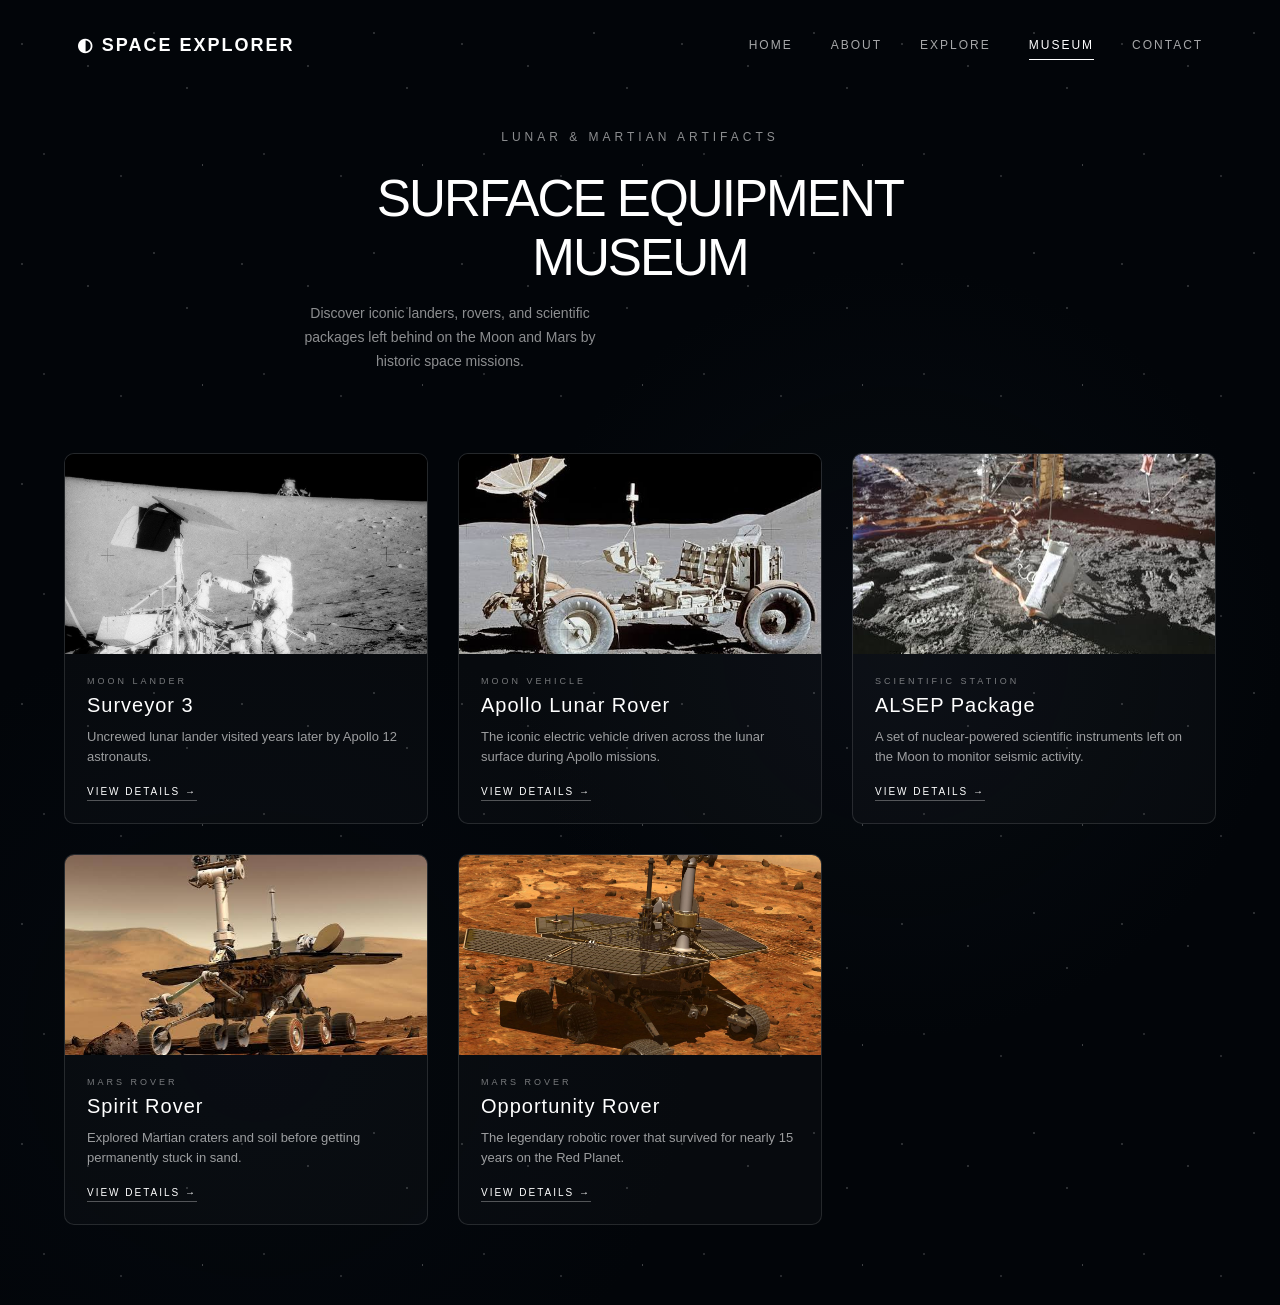
<file: museum.html>
<!DOCTYPE html>
<html lang="en">

<head>
    <meta charset="UTF-8">
    <meta name="viewport" content="width=device-width, initial-scale=1.0">
    <title>Museum | Space Explorer</title>
    <link rel="stylesheet" href="style.css">
</head>

<body>

    <div class="space museum-page">

        <!-- ================= HEADER ================= -->
        <header>
            <div class="logo">
                ◐ SPACE EXPLORER
            </div>

            <nav>
                <a href="index.html">HOME</a>
                <a href="about.html">ABOUT</a>
                <a href="explore.html">EXPLORE</a>
                <a href="museum.html" class="active">MUSEUM</a>
                <a href="contact.html">CONTACT</a>
            </nav>
        </header>

        <!-- ================= MAIN CONTENT ================= -->
        <main class="museum-main">

            <div class="museum-heading">
                <p class="eyebrow">LUNAR & MARTIAN ARTIFACTS</p>
                <h1>SURFACE EQUIPMENT MUSEUM</h1>
                <p class="description">
                    Discover iconic landers, rovers, and scientific packages left behind on the Moon and Mars by historic space missions.
                </p>
            </div>

            <!-- CARDS GRID (5 ITEMS) -->
            <div class="artifact-grid" id="artifactGrid">

                <!-- Artifact 1: Surveyor 3 (Moon) -->
                <div class="artifact-card" data-id="surveyor3">
                    <div class="artifact-img-box">
                        <img src="surveyor3.jpg" alt="Surveyor 3">
                    </div>
                    <div class="artifact-info">
                        <span class="artifact-tag">MOON LANDER</span>
                        <h2>Surveyor 3</h2>
                        <p class="artifact-snippet">Uncrewed lunar lander visited years later by Apollo 12 astronauts.</p>
                        <span class="explore-link">VIEW DETAILS →</span>
                    </div>
                </div>

                <!-- Artifact 2: Apollo Lunar Rover (Moon) -->
                <div class="artifact-card" data-id="lunarrover">
                    <div class="artifact-img-box">
                        <img src="lunarrover.jpg" alt="Apollo Lunar Rover">
                    </div>
                    <div class="artifact-info">
                        <span class="artifact-tag">MOON VEHICLE</span>
                        <h2>Apollo Lunar Rover</h2>
                        <p class="artifact-snippet">The iconic electric vehicle driven across the lunar surface during Apollo missions.</p>
                        <span class="explore-link">VIEW DETAILS →</span>
                    </div>
                </div>

                <!-- Artifact 3: ALSEP (Moon) -->
                <div class="artifact-card" data-id="alsep">
                    <div class="artifact-img-box">
                        <img src="alsep.jpg" alt="ALSEP Package">
                    </div>
                    <div class="artifact-info">
                        <span class="artifact-tag">SCIENTIFIC STATION</span>
                        <h2>ALSEP Package</h2>
                        <p class="artifact-snippet">A set of nuclear-powered scientific instruments left on the Moon to monitor seismic activity.</p>
                        <span class="explore-link">VIEW DETAILS →</span>
                    </div>
                </div>

                <!-- Artifact 4: Spirit Rover (Mars) -->
                <div class="artifact-card" data-id="spirit">
                    <div class="artifact-img-box">
                        <img src="spirit.jpg" alt="Spirit Rover">
                    </div>
                    <div class="artifact-info">
                        <span class="artifact-tag">MARS ROVER</span>
                        <h2>Spirit Rover</h2>
                        <p class="artifact-snippet">Explored Martian craters and soil before getting permanently stuck in sand.</p>
                        <span class="explore-link">VIEW DETAILS →</span>
                    </div>
                </div>

                <!-- Artifact 5: Opportunity Rover (Mars) -->
                <div class="artifact-card" data-id="opportunity">
                    <div class="artifact-img-box">
                        <img src="opportunity.jpg" alt="Opportunity Rover">
                    </div>
                    <div class="artifact-info">
                        <span class="artifact-tag">MARS ROVER</span>
                        <h2>Opportunity Rover</h2>
                        <p class="artifact-snippet">The legendary robotic rover that survived for nearly 15 years on the Red Planet.</p>
                        <span class="explore-link">VIEW DETAILS →</span>
                    </div>
                </div>

            </div>

        </main>

        <!-- DETAILED MODAL -->
        <div class="artifact-modal" id="artifactModal">
            <div class="modal-content">
                <button class="close-modal" id="closeModal">&times;</button>
                <div class="modal-body" id="modalBody">
                    <!-- Dynamic content injected via JS -->
                </div>
            </div>
        </div>

    </div>

    <script src="museum.js"></script>
</body>

</html>
</file>
<file: style.css>
/* =========================================
   RESET
========================================= */

* {
    margin: 0;
    padding: 0;
    box-sizing: border-box;
}


/* =========================================
   BODY
========================================= */

body {
    background: #020509;
    color: white;
    font-family:
        Arial,
        Helvetica,
        sans-serif;

    min-height: 100vh;

    /* Allow vertical scrolling */
    overflow-x: hidden;
    overflow-y: auto;
}


/* =========================================
   MAIN SPACE
========================================= */

.space {
    position: relative;

    width: 100%;
    min-height: 100vh;

    overflow: hidden;

    background:
        radial-gradient(
            circle at 70% 50%,
            rgba(30, 40, 55, 0.18),
            transparent 35%
        ),

        radial-gradient(
            circle at 20% 80%,
            rgba(20, 30, 50, 0.12),
            transparent 30%
        ),

        #020509;
}


/* =========================================
   STARS
========================================= */

.space::before {
    content: "";

    position: absolute;

    inset: 0;

    pointer-events: none;

    background-image:

        radial-gradient(
            1px 1px at 10% 20%,
            rgba(255,255,255,0.8),
            transparent
        ),

        radial-gradient(
            1px 1px at 20% 70%,
            rgba(255,255,255,0.7),
            transparent
        ),

        radial-gradient(
            1px 1px at 40% 30%,
            rgba(255,255,255,0.8),
            transparent
        ),

        radial-gradient(
            1px 1px at 55% 80%,
            rgba(255,255,255,0.7),
            transparent
        ),

        radial-gradient(
            1px 1px at 70% 15%,
            rgba(255,255,255,0.8),
            transparent
        ),

        radial-gradient(
            1px 1px at 85% 40%,
            rgba(255,255,255,0.8),
            transparent
        ),

        radial-gradient(
            1px 1px at 92% 75%,
            rgba(255,255,255,0.7),
            transparent
        );

    background-size: 220px 220px;

    opacity: 0.7;

    z-index: 0;
}


/* =========================================
   HEADER
========================================= */

header {
    position: relative;

    z-index: 10;

    height: 90px;

    display: flex;

    align-items: center;

    justify-content: space-between;

    padding: 0 6vw;
}


/* =========================================
   LOGO
========================================= */

.logo {
    font-size: 18px;

    font-weight: 600;

    letter-spacing: 2px;

    white-space: nowrap;
}


/* =========================================
   NAVIGATION
========================================= */

nav {
    display: flex;

    align-items: center;

    gap: 38px;
}


nav a {
    position: relative;

    text-decoration: none;

    color:
        rgba(255,255,255,0.65);

    font-size: 12px;

    letter-spacing: 2px;

    transition: 0.3s;
}


nav a:hover {
    color: white;
}


nav a.active {
    color: white;
}


nav a.active::after {
    content: "";

    position: absolute;

    left: 0;
    right: 0;

    bottom: -8px;

    height: 1px;

    background: white;
}


/* =========================================
   MAIN
========================================= */

main {
    position: relative;

    z-index: 2;

    min-height:
        calc(100vh - 90px);

    display: flex;

    align-items: center;
}


/* =========================================
   HERO CONTENT
========================================= */

.hero-content {
    position: relative;

    z-index: 5;

    margin-left: 7vw;

    width: 470px;
}


/* =========================================
   EYEBROW
========================================= */

.eyebrow {
    font-size: 12px;

    letter-spacing: 4px;

    color:
        rgba(255,255,255,0.55);

    margin-bottom: 25px;
}


/* =========================================
   TITLE
========================================= */

.hero-content h1 {
    font-size:
        clamp(
            55px,
            6vw,
            95px
        );

    line-height: 0.88;

    font-weight: 300;

    letter-spacing: -3px;

    margin-bottom: 30px;
}


/* =========================================
   DESCRIPTION
========================================= */

.description {
    width: 320px;

    font-size: 14px;

    line-height: 1.7;

    color:
        rgba(255,255,255,0.55);

    margin-bottom: 35px;
}


/* =========================================
   START BUTTON
========================================= */

#startBtn {
    border: 1px solid
        rgba(255,255,255,0.4);

    background:
        rgba(255,255,255,0.04);

    color: white;

    padding: 15px 22px;

    min-width: 190px;

    font-size: 11px;

    letter-spacing: 2px;

    cursor: pointer;

    transition: 0.3s;
}


#startBtn span {
    margin-left: 15px;

    font-size: 17px;
}


#startBtn:hover {
    background: white;

    color: #020509;
}


/* =========================================
   3D MOON WRAPPER
========================================= */

.moon-wrapper {
    position: absolute;

    right: -8vw;

    top: 50%;

    transform:
        translateY(-50%);

    width:
        min(65vw, 850px);

    height:
        min(65vw, 850px);

    z-index: 2;

    pointer-events: none;
}


/* =========================================
   THREE.JS MOON
========================================= */

#moon3d {
    width: 100%;

    height: 100%;

    position: relative;
}


#moon3d canvas {
    display: block;

    width: 100%;

    height: 100%;
}


/* =========================================
   EXPLORE PAGE
========================================= */

.explore-main {
    position: relative;

    display: flex;

    flex-direction: column;

    align-items: center;

    justify-content: flex-start;

    min-height:
        calc(100vh - 90px);

    padding-top: 35px;

    padding-bottom: 50px;

    overflow: visible;
}


/* =========================================
   EXPLORE HEADING
========================================= */

.explore-heading {
    position: relative;

    z-index: 5;

    text-align: center;

    max-width: 650px;

    margin-bottom: 25px;
}


.explore-heading .eyebrow {
    margin-bottom: 15px;
}


.explore-heading h1 {
    font-size:
        clamp(
            45px,
            5vw,
            70px
        );

    line-height: 0.9;

    font-weight: 300;

    letter-spacing: -2px;

    margin-bottom: 18px;
}


.explore-heading .description {
    width: auto;

    max-width: 480px;

    margin: 0 auto;

    font-size: 13px;
}


/* =========================================
   DESTINATIONS
========================================= */

.destinations {
    width: 90%;

    max-width: 1050px;

    display: grid;

    grid-template-columns:
        repeat(2, 1fr);

    gap: 35px;

    margin-top: 5px;

    padding-bottom: 30px;
}


/* =========================================
   PLANET CARD
========================================= */

.planet-card {
    position: relative;

    height: 390px;

    border: 1px solid
        rgba(255,255,255,0.12);

    background:
        rgba(255,255,255,0.025);

    text-decoration: none;

    color: white;

    overflow: hidden;

    transition:
        border-color 0.3s,
        background 0.3s,
        transform 0.3s;
}


.planet-card:hover {
    border-color:
        rgba(255,255,255,0.35);

    background:
        rgba(255,255,255,0.05);

    transform:
        translateY(-4px);
}


/* =========================================
   PLANET VIEW
========================================= */

.planet-view {
    position: absolute;

    top: 0;

    left: 0;

    right: 0;

    height: 285px;

    overflow: hidden;
}


.planet-canvas {
    width: 100%;

    height: 100%;

    position: relative;
}


.planet-canvas canvas {
    display: block;

    width: 100%;

    height: 100%;
}


/* =========================================
   PLANET INFORMATION
========================================= */

.planet-info {
    position: absolute;

    left: 30px;

    right: 30px;

    bottom: 25px;

    z-index: 5;
}


.planet-info p {
    font-size: 9px;

    letter-spacing: 3px;

    color:
        rgba(255,255,255,0.4);

    margin-bottom: 8px;
}


.planet-info h2 {
    font-size: 28px;

    font-weight: 300;

    letter-spacing: 2px;

    margin-bottom: 8px;
}


.planet-info span {
    font-size: 10px;

    letter-spacing: 2px;

    color:
        rgba(255,255,255,0.65);

    transition: 0.3s;
}


.planet-card:hover
.planet-info span {
    color: white;
}


/* =========================================
   ABOUT PAGE
========================================= */

.about-content {
    position: relative;

    width: 100%;

    min-height:
        calc(100vh - 90px);

    display: flex;

    align-items: center;

    padding: 0 8vw;
}


.about-label {
    position: absolute;

    left: 8vw;

    top: 22%;

    font-size: 11px;

    letter-spacing: 4px;

    color:
        rgba(255,255,255,0.45);
}


.about-text {
    margin-top: 50px;

    max-width: 650px;
}


.about-text h1 {
    font-size:
        clamp(
            55px,
            7vw,
            100px
        );

    line-height: 0.88;

    font-weight: 300;

    letter-spacing: -3px;

    margin-bottom: 35px;
}


.about-text p {
    font-size: 15px;

    line-height: 1.7;

    color:
        rgba(255,255,255,0.55);

    max-width: 350px;
}


/* =========================================
   CONTACT PAGE
========================================= */

.contact-content {
    width: 100%;

    min-height:
        calc(100vh - 90px);

    display: flex;

    align-items: center;

    justify-content: space-between;

    padding: 0 10vw;
}


.contact-heading {
    width: 45%;
}


.contact-heading h1 {
    font-size:
        clamp(
            55px,
            7vw,
            100px
        );

    line-height: 0.88;

    font-weight: 300;

    letter-spacing: -3px;
}


#contactForm {
    width: 420px;

    display: flex;

    flex-direction: column;

    gap: 15px;
}


#contactForm input,
#contactForm textarea {
    width: 100%;

    border: 1px solid
        rgba(255,255,255,0.18);

    background:
        rgba(255,255,255,0.03);

    color: white;

    padding: 15px;

    outline: none;

    font-family:
        Arial,
        Helvetica,
        sans-serif;

    font-size: 11px;

    letter-spacing: 1px;

    transition: 0.3s;
}


#contactForm input {
    height: 50px;
}


#contactForm textarea {
    resize: none;

    min-height: 130px;
}


#contactForm input:focus,
#contactForm textarea:focus {
    border-color:
        rgba(255,255,255,0.55);
}


#contactForm input::placeholder,
#contactForm textarea::placeholder {
    color:
        rgba(255,255,255,0.35);
}


#contactForm button {
    align-self: flex-start;

    border: 1px solid
        rgba(255,255,255,0.4);

    background:
        rgba(255,255,255,0.04);

    color: white;

    padding: 15px 22px;

    font-size: 10px;

    letter-spacing: 2px;

    cursor: pointer;

    transition: 0.3s;
}


#contactForm button:hover {
    background: white;

    color: #020509;
}


/* =========================================
   SCROLL
========================================= */

.scroll {
    position: absolute;

    bottom: 35px;

    left: 6vw;

    z-index: 10;

    display: flex;

    align-items: center;

    gap: 12px;

    font-size: 9px;

    letter-spacing: 3px;

    color:
        rgba(255,255,255,0.4);
}


.scroll span {
    display: block;

    width: 1px;

    height: 35px;

    background:
        rgba(255,255,255,0.5);
}


/* =========================================
   RESPONSIVE
========================================= */

@media (max-width: 1000px) {

    .moon-wrapper {
        right: -20vw;

        width: 650px;

        height: 650px;
    }


    .destinations {
        gap: 20px;
    }


    .contact-content {
        padding: 0 6vw;
    }

}


/* =========================================
   TABLET
========================================= */

@media (max-width: 800px) {

    nav {
        gap: 15px;
    }


    .hero-content {
        margin-left: 5vw;

        width: 400px;
    }


    .hero-content h1 {
        font-size: 55px;
    }


    .moon-wrapper {
        width: 500px;

        height: 500px;

        right: -250px;

        opacity: 0.5;
    }


    .destinations {
        grid-template-columns: 1fr;

        max-width: 500px;

        gap: 25px;
    }


    .planet-card {
        height: 350px;
    }


    .explore-main {
        padding-top: 20px;

        padding-bottom: 50px;

        min-height: auto;
    }


    .contact-content {
        flex-direction: column;

        align-items: flex-start;

        justify-content: center;

        gap: 35px;
    }


    .contact-heading {
        width: 100%;
    }


    #contactForm {
        width: 100%;

        max-width: 500px;
    }

}


/* =========================================
   MOBILE
========================================= */

@media (max-width: 600px) {

    /* -------------------------------------
       BODY
    ------------------------------------- */

    body {
        overflow-x: hidden;

        overflow-y: auto;

        min-height: 100vh;
    }


    /* -------------------------------------
       HEADER
    ------------------------------------- */

    header {
        padding: 0 5vw;

        height: 75px;
    }


    .logo {
        font-size: 14px;
    }


    nav {
        display: none;
    }


    /* -------------------------------------
       HOME
    ------------------------------------- */

    .hero-content {
        margin-left: 7vw;

        width: 80%;
    }


    .hero-content h1 {
        font-size: 48px;
    }


    .moon-wrapper {
        width: 420px;

        height: 420px;

        right: -210px;

        opacity: 0.35;
    }


    /* -------------------------------------
       EXPLORE
    ------------------------------------- */

    .explore-main {

        min-height: auto;

        height: auto;

        padding-top: 20px;

        padding-bottom: 60px;

        overflow: visible;

        width: 100%;
    }


    .explore-heading {

        width: 90%;

        max-width: 650px;

        margin-bottom: 30px;
    }


    .explore-heading h1 {

        font-size: 45px;

        line-height: 0.9;
    }


    .explore-heading .description {

        width: 100%;

        max-width: 480px;

        font-size: 13px;
    }


    .destinations {

        width: 90%;

        max-width: 500px;

        display: grid;

        grid-template-columns: 1fr;

        gap: 25px;

        margin-top: 5px;

        padding-bottom: 30px;
    }


    .planet-card {

        width: 100%;

        height: 350px;

        flex-shrink: 0;
    }


    .planet-view {

        height: 250px;
    }


    .planet-info {

        left: 22px;

        right: 22px;

        bottom: 20px;
    }


    .planet-info h2 {

        font-size: 25px;
    }


    /* -------------------------------------
       ABOUT
    ------------------------------------- */

    .about-content {

        padding: 0 7vw;

        min-height:
            calc(100vh - 75px);
    }


    .about-label {

        left: 7vw;
    }


    .about-text h1 {

        font-size: 50px;
    }


    /* -------------------------------------
       CONTACT
    ------------------------------------- */

    .contact-content {

        padding: 0 7vw;

        min-height:
            calc(100vh - 75px);
    }


    .contact-heading h1 {

        font-size: 50px;
    }

}
/* =========================================
   MUSEUM PAGE STYLES
========================================= */
.museum-page {
    overflow-y: auto !important;
}

.museum-main {
    flex-direction: column !important;
    align-items: center !important;
    justify-content: flex-start !important;
    padding: 40px 5vw 80px 5vw !important;
    min-height: calc(100vh - 90px);
}

.museum-heading {
    text-align: center;
    max-width: 700px;
    margin-bottom: 45px;
}

.museum-heading h1 {
    font-size: clamp(35px, 4vw, 55px);
    font-weight: 300;
    letter-spacing: -2px;
    margin-bottom: 15px;
}

.artifact-grid {
    width: 100%;
    max-width: 1200px;
    display: grid;
    grid-template-columns: repeat(auto-fit, minmax(320px, 1fr));
    gap: 30px;
}

.artifact-card {
    background: rgba(255, 255, 255, 0.025);
    border: 1px solid rgba(255, 255, 255, 0.12);
    border-radius: 10px;
    overflow: hidden;
    cursor: pointer;
    transition: all 0.3s ease;
    display: flex;
    flex-direction: column;
}

.artifact-card:hover {
    border-color: rgba(255, 255, 255, 0.4);
    background: rgba(255, 255, 255, 0.05);
    transform: translateY(-6px);
}

.artifact-img-box {
    width: 100%;
    height: 200px;
    background: #111;
    overflow: hidden;
}

.artifact-img-box img {
    width: 100%;
    height: 100%;
    object-fit: cover;
    transition: transform 0.4s ease;
}

.artifact-card:hover .artifact-img-box img {
    transform: scale(1.05);
}

.artifact-info {
    padding: 22px;
    display: flex;
    flex-direction: column;
    flex-grow: 1;
}

.artifact-tag {
    font-size: 9px;
    letter-spacing: 3px;
    color: rgba(255, 255, 255, 0.45);
    margin-bottom: 8px;
}

.artifact-info h2 {
    font-size: 20px;
    font-weight: 400;
    letter-spacing: 1px;
    margin-bottom: 10px;
}

.artifact-snippet {
    font-size: 13px;
    color: rgba(255, 255, 255, 0.6);
    line-height: 1.5;
    margin-bottom: 20px;
    flex-grow: 1;
}

.explore-link {
    font-size: 10px;
    letter-spacing: 2px;
    color: white;
    border-bottom: 1px solid rgba(255, 255, 255, 0.3);
    padding-bottom: 3px;
    align-self: flex-start;
    transition: 0.3s;
}

.artifact-card:hover .explore-link {
    border-color: white;
    opacity: 0.8;
}

/* MODAL POPUP STYLES */
.artifact-modal {
    position: fixed;
    inset: 0;
    background: rgba(2, 5, 9, 0.85);
    backdrop-filter: blur(15px);
    display: flex;
    align-items: center;
    justify-content: center;
    z-index: 1000;
    opacity: 0;
    pointer-events: none;
    transition: opacity 0.4s ease;
    padding: 20px;
}

.artifact-modal.active {
    opacity: 1;
    pointer-events: auto;
}

.modal-content {
    position: relative;
    background: rgba(15, 18, 25, 0.95);
    border: 1px solid rgba(255, 255, 255, 0.2);
    border-radius: 12px;
    width: 100%;
    max-width: 750px;
    max-height: 85vh;
    overflow-y: auto;
    display: flex;
    flex-direction: column;
}

.close-modal {
    position: absolute;
    right: 15px;
    top: 15px;
    background: rgba(0, 0, 0, 0.5);
    border: 1px solid rgba(255, 255, 255, 0.4);
    color: white;
    width: 35px;
    height: 35px;
    border-radius: 50%;
    font-size: 22px;
    cursor: pointer;
    z-index: 10;
    display: flex;
    align-items: center;
    justify-content: center;
    transition: 0.3s;
}

.close-modal:hover {
    background: white;
    color: black;
}

.modal-body {
    display: grid;
    grid-template-columns: 1fr 1.2fr;
    gap: 25px;
    padding: 30px;
}

.modal-img img {
    width: 100%;
    height: 100%;
    object-fit: cover;
    border-radius: 8px;
    min-height: 250px;
}

.modal-text {
    display: flex;
    flex-direction: column;
    gap: 12px;
}

.modal-text h2 {
    font-size: 26px;
    font-weight: 400;
}

.modal-date {
    font-size: 11px;
    color: rgba(255, 255, 255, 0.5);
    letter-spacing: 1px;
}

.modal-text .info-row {
    border-top: 1px solid rgba(255, 255, 255, 0.1);
    padding-top: 10px;
    display: flex;
    flex-direction: column;
    gap: 4px;
}

.modal-text .info-row span {
    font-size: 9px;
    letter-spacing: 2px;
    color: #888;
}

.modal-text .info-row strong {
    font-size: 12px;
    line-height: 1.5;
    font-weight: 400;
}

@media (max-width: 768px) {
    .modal-body {
        grid-template-columns: 1fr;
    }
    .modal-img img {
        height: 180px;
        min-height: auto;
    }
}
</file>
